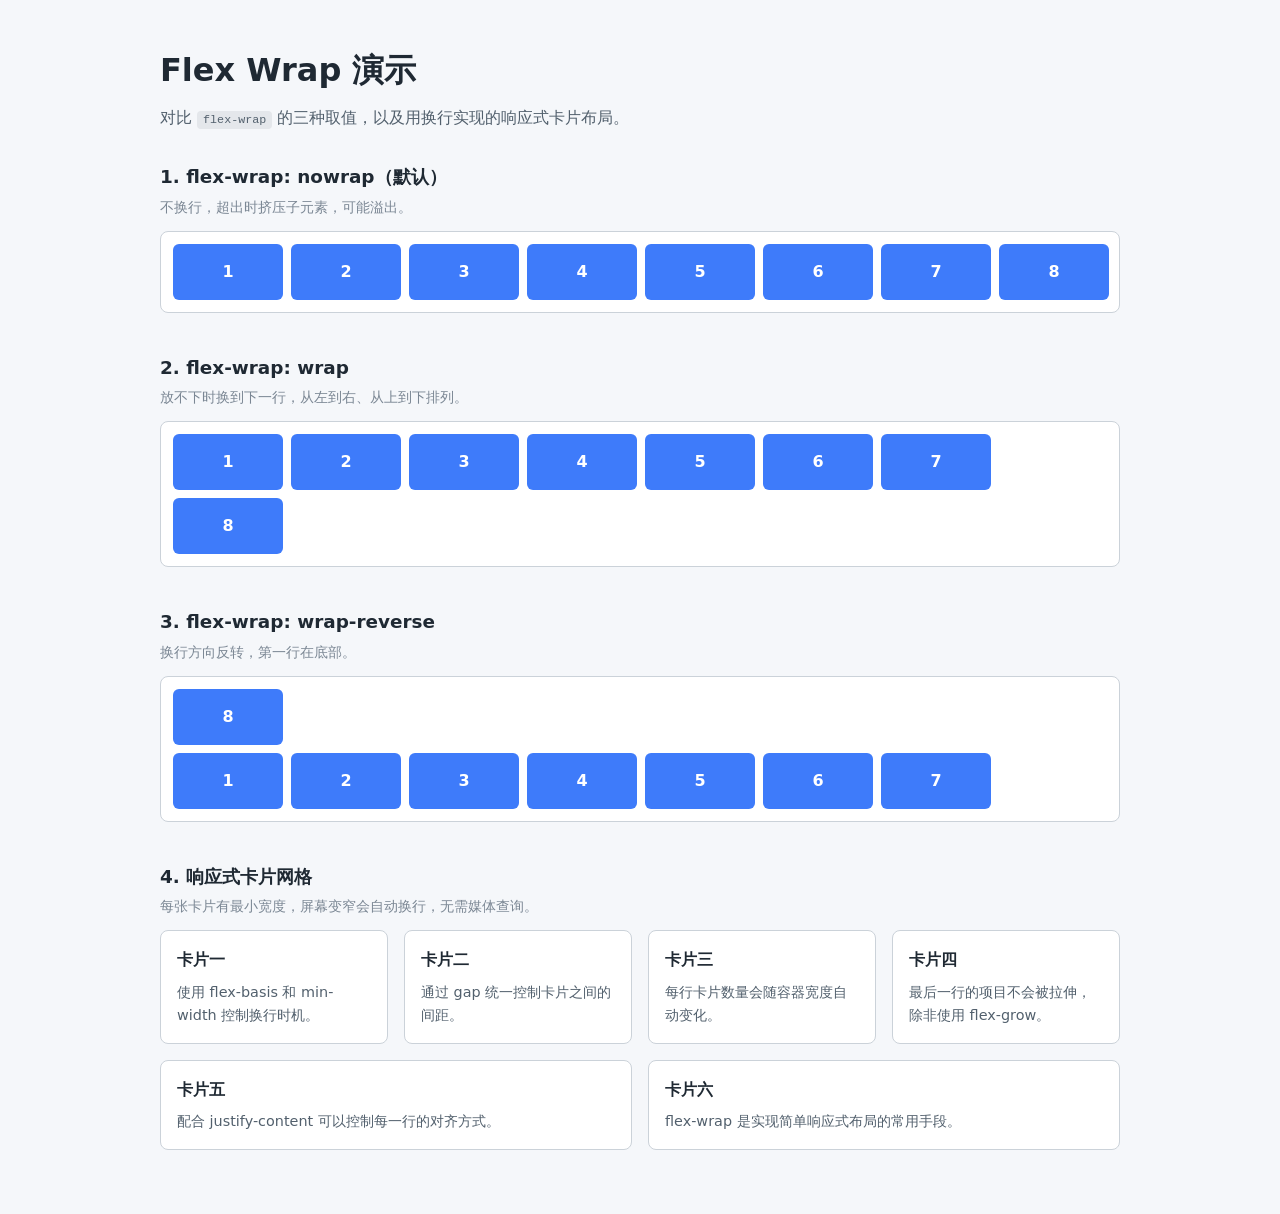
<file: html-css-course/test/flex-warp/index.html>
<!DOCTYPE html>
<html lang="zh-CN">
  <head>
    <meta charset="UTF-8" />
    <meta name="viewport" content="width=device-width, initial-scale=1.0" />
    <title>Flex Wrap 演示</title>
    <link rel="stylesheet" href="style.css" />
  </head>
  <body>
    <header class="page-header">
      <h1>Flex Wrap 演示</h1>
      <p>对比 <code>flex-wrap</code> 的三种取值，以及用换行实现的响应式卡片布局。</p>
    </header>

    <main>
      <section>
        <h2>1. flex-wrap: nowrap（默认）</h2>
        <p class="hint">不换行，超出时挤压子元素，可能溢出。</p>
        <div class="demo-row nowrap">
          <div class="box">1</div>
          <div class="box">2</div>
          <div class="box">3</div>
          <div class="box">4</div>
          <div class="box">5</div>
          <div class="box">6</div>
          <div class="box">7</div>
          <div class="box">8</div>
        </div>
      </section>

      <section>
        <h2>2. flex-wrap: wrap</h2>
        <p class="hint">放不下时换到下一行，从左到右、从上到下排列。</p>
        <div class="demo-row wrap">
          <div class="box">1</div>
          <div class="box">2</div>
          <div class="box">3</div>
          <div class="box">4</div>
          <div class="box">5</div>
          <div class="box">6</div>
          <div class="box">7</div>
          <div class="box">8</div>
        </div>
      </section>

      <section>
        <h2>3. flex-wrap: wrap-reverse</h2>
        <p class="hint">换行方向反转，第一行在底部。</p>
        <div class="demo-row wrap-reverse">
          <div class="box">1</div>
          <div class="box">2</div>
          <div class="box">3</div>
          <div class="box">4</div>
          <div class="box">5</div>
          <div class="box">6</div>
          <div class="box">7</div>
          <div class="box">8</div>
        </div>
      </section>

      <section>
        <h2>4. 响应式卡片网格</h2>
        <p class="hint">每张卡片有最小宽度，屏幕变窄会自动换行，无需媒体查询。</p>
        <div class="cards">
          <article class="card">
            <h3>卡片一</h3>
            <p>使用 flex-basis 和 min-width 控制换行时机。</p>
          </article>
          <article class="card">
            <h3>卡片二</h3>
            <p>通过 gap 统一控制卡片之间的间距。</p>
          </article>
          <article class="card">
            <h3>卡片三</h3>
            <p>每行卡片数量会随容器宽度自动变化。</p>
          </article>
          <article class="card">
            <h3>卡片四</h3>
            <p>最后一行的项目不会被拉伸，除非使用 flex-grow。</p>
          </article>
          <article class="card">
            <h3>卡片五</h3>
            <p>配合 justify-content 可以控制每一行的对齐方式。</p>
          </article>
          <article class="card">
            <h3>卡片六</h3>
            <p>flex-wrap 是实现简单响应式布局的常用手段。</p>
          </article>
        </div>
      </section>
    </main>
  </body>
</html>
</file>
<file: html-css-course/test/flex-warp/style.css>
* {
  box-sizing: border-box;
}

body {
  margin: 0;
  padding: 24px;
  font-family: system-ui, -apple-system, "Segoe UI", Roboto, sans-serif;
  line-height: 1.6;
  color: #1f2933;
  background-color: #f5f7fa;
}

.page-header {
  max-width: 960px;
  margin: 0 auto 32px;
}

.page-header h1 {
  margin-bottom: 8px;
}

.page-header p {
  margin: 0;
  color: #52606d;
}

main {
  max-width: 960px;
  margin: 0 auto;
}

section {
  margin-bottom: 40px;
}

h2 {
  font-size: 1.15rem;
  margin-bottom: 4px;
}

.hint {
  margin: 0 0 12px;
  font-size: 0.9rem;
  color: #7b8794;
}

code {
  padding: 2px 6px;
  border-radius: 4px;
  background-color: #e4e7eb;
  font-size: 0.9em;
}

/* ---- 演示容器：统一为 flex 布局，只改变 wrap 取值 ---- */
.demo-row {
  display: flex;
  gap: 8px;
  padding: 12px;
  border: 1px solid #cbd2d9;
  border-radius: 8px;
  background-color: #ffffff;
}

.demo-row.nowrap {
  flex-wrap: nowrap;
}

.demo-row.wrap {
  flex-wrap: wrap;
}

.demo-row.wrap-reverse {
  flex-wrap: wrap-reverse;
}

/* 子元素固定宽度，确保在小容器中必然需要换行 */
.box {
  flex: 0 0 110px;
  height: 56px;
  display: flex;
  align-items: center;
  justify-content: center;
  border-radius: 6px;
  font-weight: 600;
  color: #ffffff;
  background-color: #3e7bfa;
}

/* nowrap 时元素会被压缩，这里禁止收缩让溢出更直观 */
.nowrap .box {
  flex-shrink: 0;
}

/* ---- 响应式卡片网格 ---- */
.cards {
  display: flex;
  flex-wrap: wrap;
  gap: 16px;
}

.card {
  flex: 1 1 220px;
  min-width: 200px;
  padding: 16px;
  border: 1px solid #cbd2d9;
  border-radius: 8px;
  background-color: #ffffff;
}

.card h3 {
  margin: 0 0 8px;
  font-size: 1rem;
}

.card p {
  margin: 0;
  font-size: 0.9rem;
  color: #52606d;
}

@media (max-width: 480px) {
  body {
    padding: 16px;
  }
}
</file>
